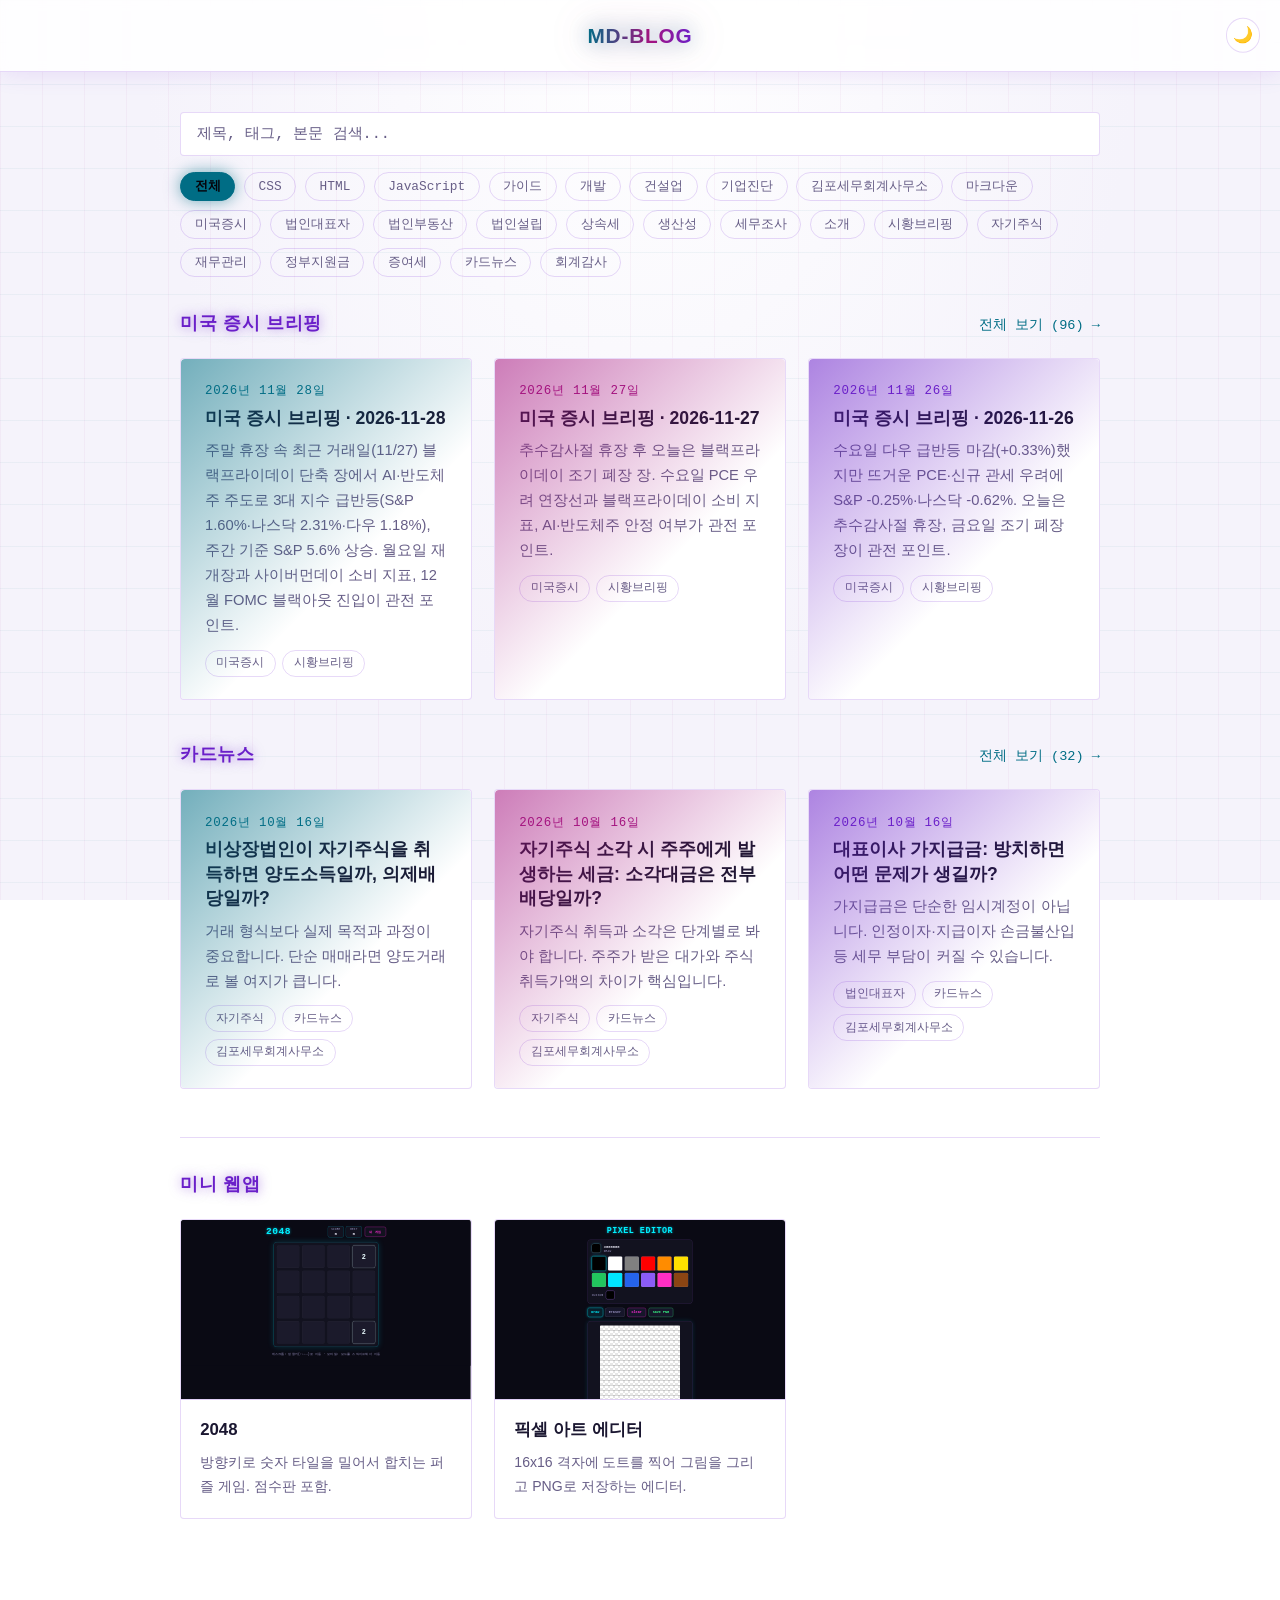
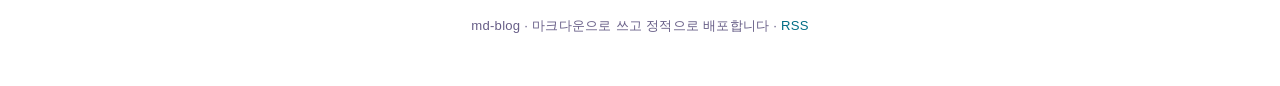
<file: index.html>
<!DOCTYPE html>
<html lang="ko">
<head>
<meta charset="UTF-8">
<meta name="viewport" content="width=device-width, initial-scale=1.0">
<title>md-blog</title>
<link rel="alternate" type="application/rss+xml" title="md-blog" href="feed.xml">
<link rel="stylesheet" href="css/style.css">
<script>
  // 페인트 이전에 저장된 테마를 적용해 깜빡임(FOUC)을 방지한다.
  (function () {
    var t = localStorage.getItem("md-blog-theme");
    if (t === "light" || t === "dark") {
      document.documentElement.setAttribute("data-theme", t);
    }
  })();
</script>
</head>
<body>
  <header class="site-header">
    <a href="index.html" class="site-title">md-blog</a>
    <button class="theme-toggle" id="theme-toggle" type="button" aria-label="테마 전환">🌙</button>
  </header>

  <main>
    <div class="toolbar">
      <input
        type="search"
        id="search-input"
        class="search-input"
        placeholder="제목, 태그, 본문 검색..."
        aria-label="글 검색"
      >
      <div id="tag-filter" class="tag-filter" aria-label="태그 필터"></div>
    </div>

    <div id="post-list" class="post-list" aria-live="polite">
      <p class="empty-state">글을 불러오는 중...</p>
    </div>

    <section class="apps-section">
      <h2 class="section-title">미니 웹앱</h2>
      <div class="app-grid">
        <a class="app-card" href="apps/2048/index.html">
          <div class="app-preview">
            <iframe src="apps/2048/index.html" title="2048 미리보기" tabindex="-1" aria-hidden="true"></iframe>
          </div>
          <div class="app-card-body">
            <h3>2048</h3>
            <p>방향키로 숫자 타일을 밀어서 합치는 퍼즐 게임. 점수판 포함.</p>
          </div>
        </a>
        <a class="app-card" href="apps/pixel-editor/index.html">
          <div class="app-preview">
            <iframe src="apps/pixel-editor/index.html" title="픽셀 아트 에디터 미리보기" tabindex="-1" aria-hidden="true"></iframe>
          </div>
          <div class="app-card-body">
            <h3>픽셀 아트 에디터</h3>
            <p>16x16 격자에 도트를 찍어 그림을 그리고 PNG로 저장하는 에디터.</p>
          </div>
        </a>
      </div>
    </section>
  </main>

  <footer>md-blog &middot; 마크다운으로 쓰고 정적으로 배포합니다 &middot; <a href="feed.xml">RSS</a></footer>

  <script src="js/utils.js"></script>
  <script src="js/theme.js"></script>
  <script src="js/main.js"></script>
</body>
</html>
</file>
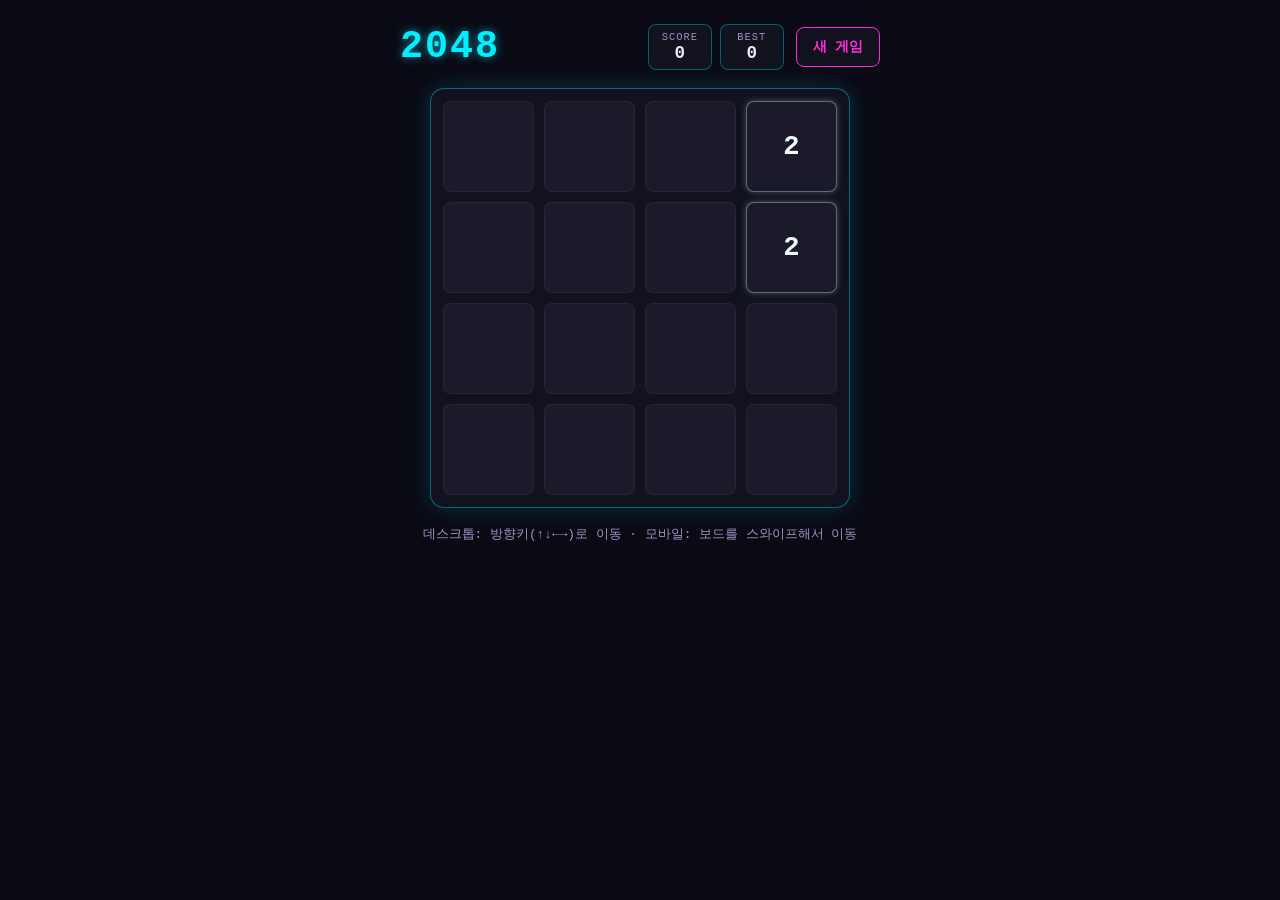
<file: apps/2048/index.html>
<!DOCTYPE html>
<html lang="ko">
<head>
<meta charset="UTF-8">
<meta name="viewport" content="width=device-width, initial-scale=1.0, maximum-scale=1.0, user-scalable=no">
<title>2048 - md-blog</title>
<link rel="stylesheet" href="style.css">
</head>
<body>
  <div class="app">
    <header class="app-header">
      <h1 class="app-title">2048</h1>
      <div class="header-controls">
        <div class="score-board">
          <div class="score-box">
            <span class="score-label">SCORE</span>
            <span class="score-value" id="score">0</span>
          </div>
          <div class="score-box">
            <span class="score-label">BEST</span>
            <span class="score-value" id="best">0</span>
          </div>
        </div>
        <button type="button" id="new-game-btn" class="btn">새 게임</button>
      </div>
    </header>

    <main class="board-wrap">
      <div id="board" class="board">
        <div class="grid-cells">
          <div class="cell"></div><div class="cell"></div><div class="cell"></div><div class="cell"></div>
          <div class="cell"></div><div class="cell"></div><div class="cell"></div><div class="cell"></div>
          <div class="cell"></div><div class="cell"></div><div class="cell"></div><div class="cell"></div>
          <div class="cell"></div><div class="cell"></div><div class="cell"></div><div class="cell"></div>
        </div>
        <div id="tile-layer" class="tile-layer"></div>

        <div id="game-over-overlay" class="overlay" style="display:none">
          <div class="overlay-content">
            <p class="overlay-title">GAME OVER</p>
            <p class="overlay-score">최종 점수: <span id="final-score">0</span></p>
            <button type="button" id="retry-btn" class="btn btn-primary">다시 시작</button>
          </div>
        </div>

        <div id="win-overlay" class="overlay" style="display:none">
          <div class="overlay-content">
            <p class="overlay-title overlay-title-win">YOU WIN! 2048 달성</p>
            <div class="overlay-actions">
              <button type="button" id="continue-btn" class="btn btn-primary">계속하기</button>
              <button type="button" id="win-new-game-btn" class="btn">새 게임</button>
            </div>
          </div>
        </div>
      </div>
    </main>

    <p class="controls-hint">데스크톱: 방향키(↑↓←→)로 이동 · 모바일: 보드를 스와이프해서 이동</p>
  </div>

  <script src="game.js"></script>
</body>
</html>
</file>
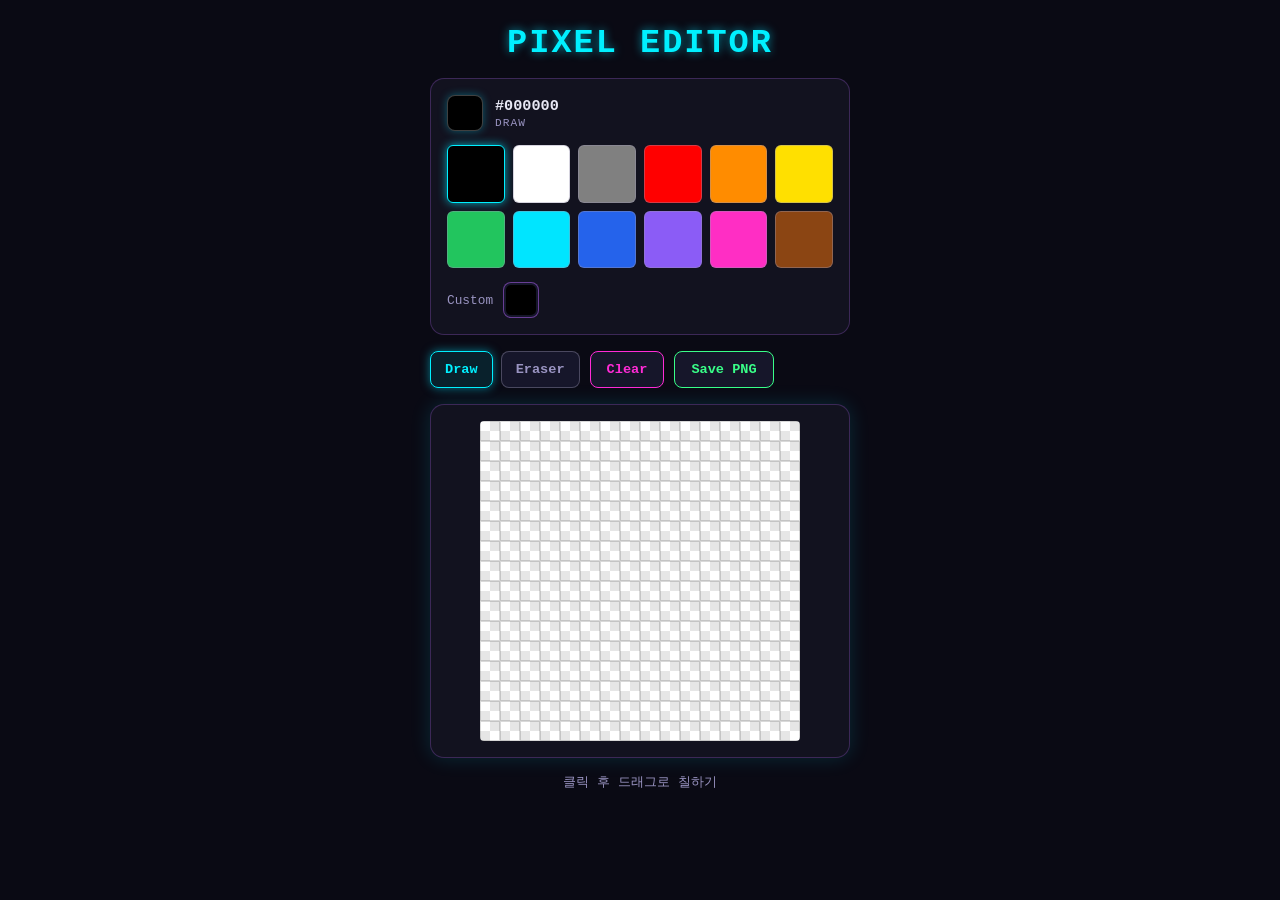
<file: apps/pixel-editor/index.html>
<!DOCTYPE html>
<html lang="ko">
<head>
<meta charset="UTF-8" />
<meta name="viewport" content="width=device-width, initial-scale=1.0, maximum-scale=1.0, user-scalable=no" />
<title>Pixel Editor</title>
<link rel="stylesheet" href="style.css" />
</head>
<body>
  <div class="app">
    <header class="app-header">
      <h1 class="app-title">PIXEL EDITOR</h1>
    </header>

    <section class="control-panel" aria-label="색상 및 도구 설정">
      <div class="current-indicator">
        <div class="current-swatch" id="current-swatch"></div>
        <div class="current-info">
          <span class="current-color-hex" id="current-color-hex">#000000</span>
          <span class="current-tool-label" id="current-tool-label">DRAW</span>
        </div>
      </div>

      <div class="palette" id="palette" role="group" aria-label="색상 팔레트">
        <button type="button" class="palette-swatch" data-color="#000000" style="background-color:#000000" aria-label="검정" title="검정"></button>
        <button type="button" class="palette-swatch" data-color="#ffffff" style="background-color:#ffffff" aria-label="흰색" title="흰색"></button>
        <button type="button" class="palette-swatch" data-color="#808080" style="background-color:#808080" aria-label="회색" title="회색"></button>
        <button type="button" class="palette-swatch" data-color="#ff0000" style="background-color:#ff0000" aria-label="빨강" title="빨강"></button>
        <button type="button" class="palette-swatch" data-color="#ff8c00" style="background-color:#ff8c00" aria-label="주황" title="주황"></button>
        <button type="button" class="palette-swatch" data-color="#ffe000" style="background-color:#ffe000" aria-label="노랑" title="노랑"></button>
        <button type="button" class="palette-swatch" data-color="#22c55e" style="background-color:#22c55e" aria-label="초록" title="초록"></button>
        <button type="button" class="palette-swatch" data-color="#00e5ff" style="background-color:#00e5ff" aria-label="시안" title="시안"></button>
        <button type="button" class="palette-swatch" data-color="#2563eb" style="background-color:#2563eb" aria-label="파랑" title="파랑"></button>
        <button type="button" class="palette-swatch" data-color="#8b5cf6" style="background-color:#8b5cf6" aria-label="보라" title="보라"></button>
        <button type="button" class="palette-swatch" data-color="#ff2ec4" style="background-color:#ff2ec4" aria-label="마젠타" title="마젠타"></button>
        <button type="button" class="palette-swatch" data-color="#8b4513" style="background-color:#8b4513" aria-label="갈색" title="갈색"></button>
      </div>

      <div class="custom-color-wrap">
        <label for="custom-color" class="custom-color-label">Custom</label>
        <input type="color" id="custom-color" value="#000000" />
      </div>
    </section>

    <section class="toolbar" aria-label="도구 모음">
      <div class="tool-toggle" role="group" aria-label="도구 선택">
        <button type="button" class="tool-btn active" id="draw-tool-btn" data-tool="draw">Draw</button>
        <button type="button" class="tool-btn" id="eraser-tool-btn" data-tool="eraser">Eraser</button>
      </div>
      <button type="button" class="btn btn-clear" id="clear-btn">Clear</button>
      <button type="button" class="btn btn-save" id="save-btn">Save PNG</button>
    </section>

    <section class="canvas-panel">
      <canvas id="pixel-canvas" width="320" height="320"></canvas>
    </section>

    <p class="controls-hint hint-desktop">클릭 후 드래그로 칠하기</p>
    <p class="controls-hint hint-mobile">손가락으로 문질러 칠하기</p>
  </div>

  <script src="editor.js"></script>
</body>
</html>
</file>
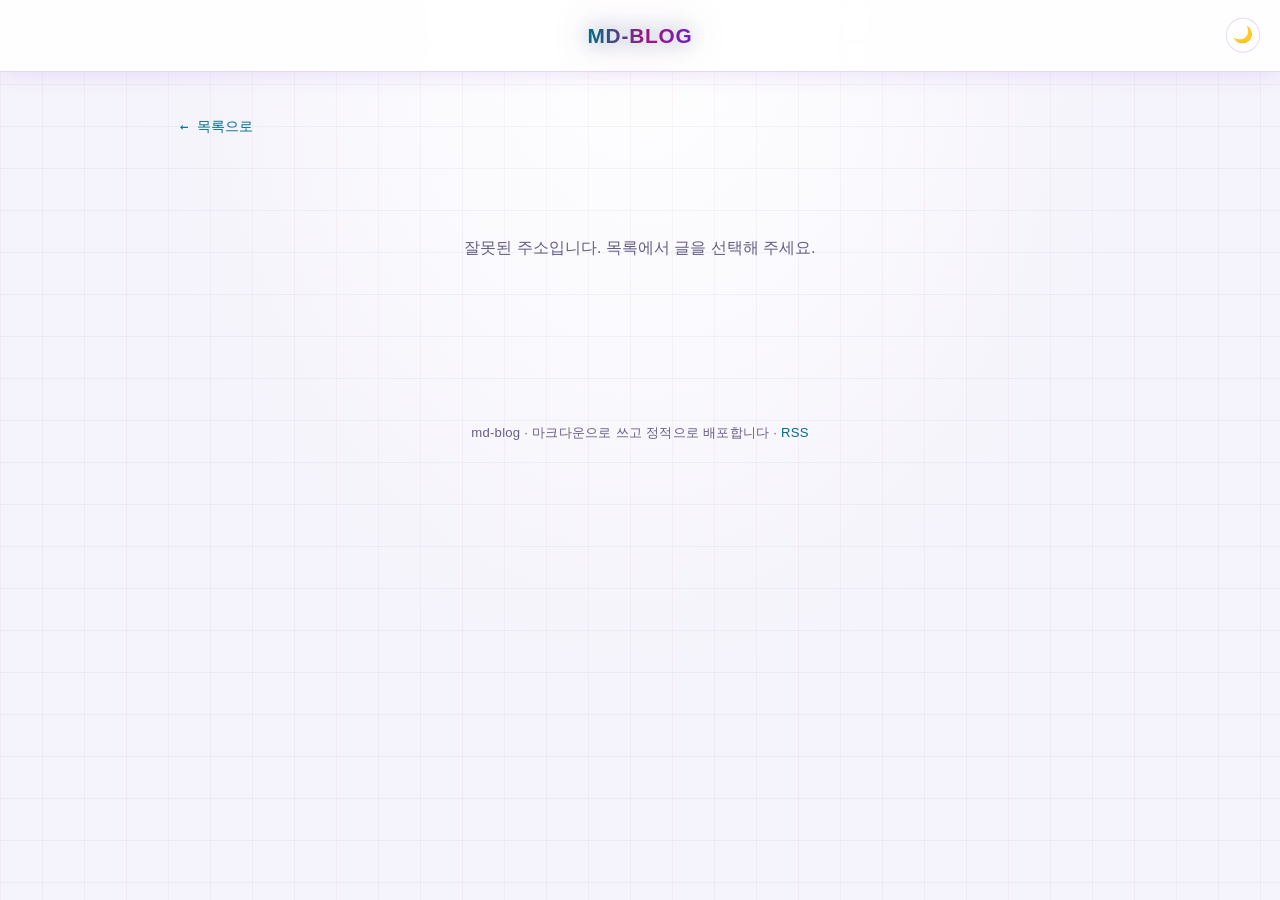
<file: post.html>
<!DOCTYPE html>
<html lang="ko">
<head>
<meta charset="UTF-8">
<meta name="viewport" content="width=device-width, initial-scale=1.0">
<title>md-blog</title>
<link rel="alternate" type="application/rss+xml" title="md-blog" href="feed.xml">
<link rel="stylesheet" href="css/style.css">
<script>
  // 페인트 이전에 저장된 테마를 적용해 깜빡임(FOUC)을 방지한다.
  (function () {
    var t = localStorage.getItem("md-blog-theme");
    if (t === "light" || t === "dark") {
      document.documentElement.setAttribute("data-theme", t);
    }
  })();
</script>
</head>
<body>
  <header class="site-header">
    <a href="index.html" class="site-title">md-blog</a>
    <button class="theme-toggle" id="theme-toggle" type="button" aria-label="테마 전환">🌙</button>
  </header>

  <main>
    <a href="index.html" class="back-link">← 목록으로</a>
    <article id="post-article">
      <p class="empty-state">글을 불러오는 중...</p>
    </article>
  </main>

  <footer>md-blog &middot; 마크다운으로 쓰고 정적으로 배포합니다 &middot; <a href="feed.xml">RSS</a></footer>

  <script src="js/utils.js"></script>
  <script src="js/theme.js"></script>
  <script src="js/highlight.js"></script>
  <script src="js/markdown.js"></script>
  <script src="js/post.js"></script>
</body>
</html>
</file>
<file: css/style.css>
/* ==========================================================================
   md-blog — 사이버펑크/신스웨이브 네온 테마 (다크 기본 + 라이트 지원)

   기본값(:root)은 다크. 시스템이 라이트를 선호하면 자동 전환되고,
   헤더의 토글 버튼으로 수동 선택하면 그 값이 시스템 설정보다 우선한다
   (선택은 localStorage에 저장 — js/theme.js 참고).
   라이트 모드에서는 네온 원색을 그대로 쓰면 흰 배경 위에서 대비가
   부족해지므로(WCAG AA 미달), 같은 색상이지만 더 어둡고 채도를 낮춘
   버전을 따로 정의한다 — 그 덕분에 이 색들을 재료로 하는 glow/그림자
   (color-mix 기반)도 자동으로 "네온 발광"이 아니라 은은한 그림자처럼
   보이게 된다. 값만 이 :root/오버라이드 블록에서 바꾸면 되고, 아래
   컴포넌트 규칙들은 손댈 필요 없다(모두 변수만 참조하도록 되어 있음).
   ========================================================================== */
:root {
  --bg: #0a0a14;
  --bg-secondary: #12121f;
  --bg-elevated: #16162a;
  --text: #e8e8f5;
  --text-secondary: #9a94c2;

  --neon-cyan: #00f0ff;
  --neon-pink: #ff2bd6;
  --neon-purple: #b026ff;
  --neon-green: #39ff88;
  --neon-yellow: #f9f002;

  --accent: var(--neon-cyan);
  --accent-hover: #7cf9ff;
  --border: rgba(0, 240, 255, 0.28);
  --code-bg: #0c0c18;
  --shadow: rgba(255, 43, 214, 0.25);

  /* 코드 문법 강조 토큰 색상 */
  --code-comment: #6f6a9c;
  --code-string: var(--neon-green);
  --code-number: #ffb86c;
  --code-keyword: var(--neon-pink);
  --code-tag: var(--neon-cyan);
  --code-attr: var(--neon-purple);

  /* 배경 격자무늬/방사형 하이라이트, 헤더 반투명 배경, 카드 그림자,
     "밝은 칩 위에 얹는 어두운 글자색" — 테마별로 달라지는 그 외 값들 */
  --grid-line-1: rgba(0, 240, 255, 0.05);
  --grid-line-2: rgba(255, 43, 214, 0.05);
  --bg-glow: #14142a;
  --header-bg: rgba(10, 10, 20, 0.85);
  --card-shadow-ambient: rgba(0, 0, 0, 0.55);
  --on-accent: #05050c;
}

@media (prefers-color-scheme: light) {
  :root:not([data-theme="dark"]) {
    --bg: #f5f3fb;
    --bg-secondary: #ffffff;
    --bg-elevated: #ffffff;
    --text: #1a1630;
    --text-secondary: #675e87;

    --neon-cyan: #006d85;
    --neon-pink: #a4127f;
    --neon-purple: #6a1fc9;
    --neon-green: #147a41;
    --neon-yellow: #806700;

    --accent-hover: #004a58;
    --border: rgba(124, 44, 214, 0.18);
    --code-bg: #eeeaf8;
    --shadow: rgba(124, 44, 214, 0.12);

    --code-comment: #8b83ad;
    --code-number: #b35900;

    --grid-line-1: rgba(0, 109, 133, 0.05);
    --grid-line-2: rgba(160, 18, 127, 0.04);
    --bg-glow: #ffffff;
    --header-bg: rgba(255, 255, 255, 0.85);
    --card-shadow-ambient: rgba(90, 60, 140, 0.14);
    --on-accent: #05030a;
  }
}

/* 사용자가 토글로 라이트를 명시적으로 선택했을 때 (시스템 설정 무관하게 항상 승리) */
:root[data-theme="light"] {
  --bg: #f5f3fb;
  --bg-secondary: #ffffff;
  --bg-elevated: #ffffff;
  --text: #1a1630;
  --text-secondary: #675e87;

  --neon-cyan: #006d85;
  --neon-pink: #a4127f;
  --neon-purple: #6a1fc9;
  --neon-green: #147a41;
  --neon-yellow: #806700;

  --accent-hover: #004a58;
  --border: rgba(124, 44, 214, 0.18);
  --code-bg: #eeeaf8;
  --shadow: rgba(124, 44, 214, 0.12);

  --code-comment: #8b83ad;
  --code-number: #b35900;

  --grid-line-1: rgba(0, 109, 133, 0.05);
  --grid-line-2: rgba(160, 18, 127, 0.04);
  --bg-glow: #ffffff;
  --header-bg: rgba(255, 255, 255, 0.85);
  --card-shadow-ambient: rgba(90, 60, 140, 0.14);
  --on-accent: #05030a;
}

/* 사용자가 토글로 다크를 명시적으로 선택했을 때 (시스템이 라이트를 선호해도 항상 승리) */
:root[data-theme="dark"] {
  --bg: #0a0a14;
  --bg-secondary: #12121f;
  --bg-elevated: #16162a;
  --text: #e8e8f5;
  --text-secondary: #9a94c2;

  --neon-cyan: #00f0ff;
  --neon-pink: #ff2bd6;
  --neon-purple: #b026ff;
  --neon-green: #39ff88;
  --neon-yellow: #f9f002;

  --accent-hover: #7cf9ff;
  --border: rgba(0, 240, 255, 0.28);
  --code-bg: #0c0c18;
  --shadow: rgba(255, 43, 214, 0.25);

  --code-comment: #6f6a9c;
  --code-number: #ffb86c;

  --grid-line-1: rgba(0, 240, 255, 0.05);
  --grid-line-2: rgba(255, 43, 214, 0.05);
  --bg-glow: #14142a;
  --header-bg: rgba(10, 10, 20, 0.85);
  --card-shadow-ambient: rgba(0, 0, 0, 0.55);
  --on-accent: #05050c;
}

/* ==========================================================================
   기본 레이아웃 / 타이포그래피
   ========================================================================== */
* { box-sizing: border-box; }

html, body {
  margin: 0;
  padding: 0;
}

body {
  background:
    linear-gradient(var(--grid-line-1) 1px, transparent 1px),
    linear-gradient(90deg, var(--grid-line-2) 1px, transparent 1px),
    radial-gradient(ellipse at top, var(--bg-glow) 0%, var(--bg) 55%);
  background-size: 42px 42px, 42px 42px, 100% 100%;
  background-attachment: fixed;
  color: var(--text);
  font-family: -apple-system, BlinkMacSystemFont, "Segoe UI", "Malgun Gothic",
    "Apple SD Gothic Neo", "Noto Sans KR", sans-serif;
  line-height: 1.7;
  -webkit-font-smoothing: antialiased;
  text-rendering: optimizeLegibility;
  min-height: 100vh;
}

a { color: inherit; }

img { max-width: 100%; }

/* 네온 스크롤바 (지원 브라우저 한정, 미지원 시 무시됨) */
::-webkit-scrollbar { width: 10px; height: 10px; }
::-webkit-scrollbar-track { background: var(--bg); }
::-webkit-scrollbar-thumb {
  background: linear-gradient(var(--neon-pink), var(--neon-cyan));
  border-radius: 999px;
}

::selection {
  background: var(--neon-pink);
  color: var(--on-accent);
}

/* ==========================================================================
   헤더
   ========================================================================== */
.site-header {
  position: sticky;
  top: 0;
  z-index: 10;
  display: flex;
  align-items: center;
  justify-content: center;
  padding: 1.1rem 1.25rem;
  background: var(--header-bg);
  backdrop-filter: blur(6px);
  border-bottom: 1px solid var(--border);
  box-shadow: 0 1px 24px var(--shadow);
}

.site-title {
  font-weight: 800;
  font-size: 1.3rem;
  letter-spacing: 0.04em;
  text-decoration: none;
  text-transform: uppercase;
  background: linear-gradient(90deg, var(--neon-cyan), var(--neon-pink) 60%, var(--neon-purple));
  -webkit-background-clip: text;
  background-clip: text;
  color: transparent;
  filter: drop-shadow(0 0 10px color-mix(in srgb, var(--neon-cyan) 45%, transparent))
    drop-shadow(0 0 18px color-mix(in srgb, var(--neon-pink) 30%, transparent));
}

.theme-toggle {
  position: absolute;
  right: 1.25rem;
  top: 50%;
  transform: translateY(-50%);
  width: 2.15rem;
  height: 2.15rem;
  display: flex;
  align-items: center;
  justify-content: center;
  border-radius: 999px;
  border: 1px solid var(--border);
  background: var(--bg-secondary);
  color: var(--text);
  font-size: 1rem;
  line-height: 1;
  cursor: pointer;
  transition: border-color 0.15s ease, box-shadow 0.15s ease, transform 0.1s ease;
}

.theme-toggle:hover {
  border-color: var(--neon-cyan);
  box-shadow: 0 0 12px color-mix(in srgb, var(--neon-cyan) 40%, transparent);
}
.theme-toggle:active { transform: translateY(-50%) scale(0.92); }

/* ==========================================================================
   메인 컨테이너
   ========================================================================== */
main {
  max-width: 960px;
  margin: 0 auto;
  padding: 2.5rem 1.25rem 4rem;
}

footer {
  text-align: center;
  padding: 2rem 1rem 3rem;
  color: var(--text-secondary);
  font-size: 0.82rem;
  letter-spacing: 0.02em;
}

footer a {
  color: var(--neon-cyan);
  text-decoration: none;
}
footer a:hover { text-shadow: 0 0 8px var(--neon-cyan); }

/* ==========================================================================
   글 목록 (index.html) — 카드 그리드
   ========================================================================== */
.post-list {
  display: grid;
  grid-template-columns: repeat(auto-fill, minmax(280px, 1fr));
  gap: 1.4rem;
}

.post-card {
  position: relative;
  display: block;
  padding: 1.4rem 1.5rem;
  border: 1px solid var(--border);
  border-radius: 4px;
  background: linear-gradient(160deg, var(--bg-elevated), var(--bg-secondary));
  text-decoration: none;
  color: inherit;
  overflow: hidden;
  transition: transform 0.18s ease, box-shadow 0.18s ease, border-color 0.18s ease;
}

/* 카드마다 네온 컬러를 순환시켜 사이버펑크 느낌을 강화 */
.post-card:nth-child(3n+1) { --card-neon: var(--neon-cyan); }
.post-card:nth-child(3n+2) { --card-neon: var(--neon-pink); }
.post-card:nth-child(3n+3) { --card-neon: var(--neon-purple); }

.post-card::before {
  content: "";
  position: absolute;
  inset: 0;
  border-radius: 4px;
  padding: 1px;
  background: linear-gradient(135deg, var(--card-neon, var(--neon-cyan)), transparent 60%);
  opacity: 0.55;
  pointer-events: none;
}

.post-card:hover {
  transform: translateY(-3px);
  border-color: var(--card-neon, var(--neon-cyan));
  box-shadow: 0 0 0 1px var(--card-neon, var(--neon-cyan)), 0 12px 32px var(--card-shadow-ambient),
    0 0 24px color-mix(in srgb, var(--card-neon, var(--neon-cyan)) 45%, transparent);
}

.post-card h2 {
  margin: 0.2rem 0 0.5rem;
  font-size: 1.1rem;
  line-height: 1.4;
  color: var(--text);
}

.post-meta {
  font-size: 0.78rem;
  color: var(--card-neon, var(--neon-cyan));
  text-transform: uppercase;
  letter-spacing: 0.06em;
  font-family: ui-monospace, SFMono-Regular, "Cascadia Code", Consolas, monospace;
}

.post-summary {
  margin: 0;
  color: var(--text-secondary);
  font-size: 0.92rem;
}

/* 첫 화면 섹션 (미국 증시 브리핑 / 카드뉴스 — 각 최신 몇 개만) */
.home-sections {
  display: flex;
  flex-direction: column;
  gap: 2.5rem;
}

.home-section-head {
  display: flex;
  align-items: baseline;
  justify-content: space-between;
  gap: 1rem;
  margin-bottom: 1.2rem;
}

.home-section-head .section-title { margin: 0; }

.section-more {
  border: none;
  background: transparent;
  color: var(--neon-cyan);
  font-size: 0.85rem;
  font-family: ui-monospace, SFMono-Regular, "Cascadia Code", Consolas, monospace;
  cursor: pointer;
  white-space: nowrap;
  padding: 0;
}
.section-more:hover { text-shadow: 0 0 8px color-mix(in srgb, var(--neon-cyan) 60%, transparent); }

.empty-state,
.error-state {
  grid-column: 1 / -1;
  text-align: center;
  color: var(--text-secondary);
  padding: 3rem 1rem;
}

/* ==========================================================================
   미니 웹앱 포트폴리오
   ========================================================================== */
.apps-section {
  margin-top: 3rem;
  padding-top: 2rem;
  border-top: 1px solid var(--border);
}

.section-title {
  margin: 0 0 1.2rem;
  font-size: 1.1rem;
  letter-spacing: 0.04em;
  color: var(--neon-purple);
  text-shadow: 0 0 12px color-mix(in srgb, var(--neon-purple) 55%, transparent);
}

.app-grid {
  display: grid;
  grid-template-columns: repeat(auto-fill, minmax(240px, 1fr));
  gap: 1.4rem;
}

.app-card {
  display: block;
  border: 1px solid var(--border);
  border-radius: 4px;
  overflow: hidden;
  background: linear-gradient(160deg, var(--bg-elevated), var(--bg-secondary));
  text-decoration: none;
  color: inherit;
  transition: transform 0.18s ease, box-shadow 0.18s ease, border-color 0.18s ease;
}

.app-card:hover {
  transform: translateY(-3px);
  border-color: var(--neon-purple);
  box-shadow: 0 0 0 1px var(--neon-purple), 0 12px 32px var(--card-shadow-ambient),
    0 0 24px color-mix(in srgb, var(--neon-purple) 45%, transparent);
}

.app-preview {
  position: relative;
  height: 180px;
  overflow: hidden;
  background: var(--bg);
  border-bottom: 1px solid var(--border);
}

.app-preview iframe {
  position: absolute;
  top: 0;
  left: 0;
  width: 400%;
  height: 400%;
  border: none;
  transform: scale(0.25);
  transform-origin: top left;
  pointer-events: none; /* 미리보기 전용 — 클릭은 카드 링크로 처리 */
}

.app-card-body {
  padding: 1rem 1.2rem 1.2rem;
}

.app-card-body h3 {
  margin: 0 0 0.4rem;
  font-size: 1.05rem;
  color: var(--text);
}

.app-card-body p {
  margin: 0;
  color: var(--text-secondary);
  font-size: 0.88rem;
}

/* ==========================================================================
   툴바 (검색 + 태그 필터)
   ========================================================================== */
.toolbar {
  display: flex;
  flex-direction: column;
  gap: 1rem;
  margin-bottom: 2rem;
}

.search-input {
  width: 100%;
  padding: 0.75rem 1rem;
  border: 1px solid var(--border);
  border-radius: 4px;
  background: var(--bg-secondary);
  color: var(--text);
  font-size: 0.95rem;
  font-family: ui-monospace, SFMono-Regular, "Cascadia Code", Consolas, monospace;
}

.search-input::placeholder { color: var(--text-secondary); }

.search-input:focus {
  outline: none;
  border-color: var(--neon-cyan);
  box-shadow: 0 0 0 1px var(--neon-cyan), 0 0 18px color-mix(in srgb, var(--neon-cyan) 35%, transparent);
}

.tag-filter {
  display: flex;
  flex-wrap: wrap;
  gap: 0.55rem;
}

.tag-chip {
  border: 1px solid var(--border);
  background: transparent;
  color: var(--text-secondary);
  border-radius: 999px;
  padding: 0.32rem 0.85rem;
  font-size: 0.8rem;
  cursor: pointer;
  font-family: ui-monospace, SFMono-Regular, "Cascadia Code", Consolas, monospace;
  transition: border-color 0.15s ease, color 0.15s ease, box-shadow 0.15s ease;
}

.tag-chip:hover { border-color: var(--neon-pink); color: var(--neon-pink); }

.tag-chip.active {
  background: var(--neon-cyan);
  border-color: var(--neon-cyan);
  color: var(--on-accent);
  font-weight: 700;
  box-shadow: 0 0 16px color-mix(in srgb, var(--neon-cyan) 55%, transparent);
}

.post-tags {
  display: flex;
  flex-wrap: wrap;
  gap: 0.4rem;
  margin-top: 0.7rem;
}

.tag-badge {
  display: inline-block;
  border: 1px solid var(--border);
  border-radius: 999px;
  padding: 0.15rem 0.65rem;
  font-size: 0.75rem;
  color: var(--text-secondary);
  text-decoration: none;
  background: transparent;
  font-family: ui-monospace, SFMono-Regular, "Cascadia Code", Consolas, monospace;
}

a.tag-badge:hover { border-color: var(--neon-pink); color: var(--neon-pink); }

/* ==========================================================================
   글 상세 (post.html)
   ========================================================================== */
.back-link {
  display: inline-block;
  margin-bottom: 2rem;
  color: var(--neon-cyan);
  text-decoration: none;
  font-size: 0.88rem;
  font-family: ui-monospace, SFMono-Regular, "Cascadia Code", Consolas, monospace;
}

.back-link:hover { text-shadow: 0 0 10px var(--neon-cyan); }

.post-header {
  margin-bottom: 2rem;
  padding-bottom: 1.5rem;
  border-bottom: 1px solid var(--border);
}

.post-header h1 {
  margin: 0.5rem 0 0;
  font-size: 1.9rem;
  line-height: 1.35;
  letter-spacing: -0.01em;
  background: linear-gradient(90deg, var(--neon-cyan), var(--neon-pink));
  -webkit-background-clip: text;
  background-clip: text;
  color: transparent;
  filter: drop-shadow(0 0 14px color-mix(in srgb, var(--neon-pink) 35%, transparent));
}

.post-content {
  max-width: 720px;
  margin: 0 auto;
}

.post-content h1,
.post-content h2,
.post-content h3,
.post-content h4 {
  line-height: 1.4;
  margin: 2.2rem 0 0.9rem;
  color: var(--neon-purple);
  text-shadow: 0 0 12px color-mix(in srgb, var(--neon-purple) 35%, transparent);
}

.post-content h1:first-child,
.post-content h2:first-child { margin-top: 0; }

.post-content p { margin: 0 0 1.1rem; }

.post-content a {
  color: var(--neon-cyan);
  text-decoration: underline;
  text-underline-offset: 2px;
}
.post-content a:hover { color: var(--accent-hover); text-shadow: 0 0 8px var(--neon-cyan); }

.post-content img {
  display: block;
  max-width: 100%;
  height: auto;
  border-radius: 4px;
  border: 1px solid var(--border);
  margin: 1.5rem 0;
}

.post-content code {
  background: var(--code-bg);
  color: var(--neon-green);
  padding: 0.15em 0.4em;
  border-radius: 4px;
  font-size: 0.9em;
  font-family: ui-monospace, SFMono-Regular, "Cascadia Code", Consolas, monospace;
}

.post-content pre {
  background: var(--code-bg);
  border: 1px solid var(--border);
  padding: 1.1rem 1.2rem;
  border-radius: 4px;
  overflow-x: auto;
  margin: 0 0 1.4rem;
  box-shadow: inset 0 0 30px color-mix(in srgb, var(--neon-cyan) 6%, transparent);
}

.post-content pre code {
  background: none;
  color: var(--text);
  padding: 0;
  font-size: 0.88rem;
}

/* 코드 문법 강조 토큰 */
.tok-comment { color: var(--code-comment); font-style: italic; }
.tok-string,
.tok-key { color: var(--code-string); }
.tok-number { color: var(--code-number); }
.tok-keyword { color: var(--code-keyword); font-weight: 600; }
.tok-tag { color: var(--code-tag); }
.tok-attr,
.tok-variable { color: var(--code-attr); }

.post-content blockquote {
  margin: 1.5rem 0;
  padding: 0.4rem 1.2rem;
  border-left: 3px solid var(--neon-pink);
  background: color-mix(in srgb, var(--neon-pink) 6%, transparent);
  color: var(--text-secondary);
}
.post-content blockquote p:last-child { margin-bottom: 0; }

.post-content ul,
.post-content ol {
  margin: 0 0 1.1rem;
  padding-left: 1.4rem;
}

.post-content li { margin-bottom: 0.4rem; }

.post-content hr {
  border: none;
  height: 1px;
  background: linear-gradient(90deg, transparent, var(--neon-cyan), var(--neon-pink), transparent);
  margin: 2.5rem 0;
}

/* 표가 있을 경우 가로 스크롤로 안전하게 처리 */
.post-content table {
  display: block;
  overflow-x: auto;
  border-collapse: collapse;
  margin: 0 0 1.25rem;
  width: 100%;
}
.post-content th,
.post-content td {
  border: 1px solid var(--border);
  padding: 0.5rem 0.75rem;
  text-align: left;
}
.post-content th { color: var(--neon-cyan); }

/* ==========================================================================
   반응형
   ========================================================================== */
@media (max-width: 480px) {
  main { padding: 1.75rem 1rem 3rem; }
  .site-header { padding: 0.9rem 1rem; }
  .site-title { font-size: 1.05rem; }
  .post-header h1 { font-size: 1.5rem; }
  .post-card { padding: 1.1rem; }
  .post-list { grid-template-columns: 1fr; }
}
</file>
<file: apps/2048/style.css>
/* apps/2048/style.css
   블로그 본체(css/style.css)를 import하지 않고 네온 팔레트를 자체 :root에 복제한다
   (앱 폴더 자체 완결 원칙, spec.md 3절). */

:root {
  --bg: #0a0a14;
  --bg-board: #12121f;
  --bg-cell: #1b1a2b;
  --text: #e8e8f5;
  --text-secondary: #9a94c2;

  --neon-cyan: #00f0ff;
  --neon-pink: #ff2bd6;
  --neon-purple: #b026ff;
  --neon-green: #39ff88;
  --neon-yellow: #f9f002;

  --board-padding: 12px;
  --cell-gap: 10px;
  --tile-transition: 140ms ease;
}

* {
  box-sizing: border-box;
}

html, body {
  margin: 0;
  padding: 0;
  background: var(--bg);
  color: var(--text);
  min-height: 100%;
}

body {
  font-family: -apple-system, "Segoe UI", "Malgun Gothic", sans-serif;
  display: flex;
  justify-content: center;
  padding: 24px 16px 40px;
}

.app {
  width: 100%;
  max-width: 480px;
  display: flex;
  flex-direction: column;
  align-items: center;
  gap: 18px;
}

/* 헤더 */
.app-header {
  width: 100%;
  display: flex;
  flex-wrap: wrap;
  align-items: center;
  justify-content: space-between;
  gap: 12px;
}

.app-title {
  margin: 0;
  font-family: "Courier New", Consolas, monospace;
  font-size: 2rem;
  font-weight: 700;
  color: var(--neon-cyan);
  text-shadow: 0 0 10px rgba(0, 229, 255, 0.6);
  letter-spacing: 2px;
}

.header-controls {
  display: flex;
  align-items: center;
  gap: 12px;
  flex-wrap: wrap;
}

.score-board {
  display: flex;
  gap: 8px;
}

.score-box {
  display: flex;
  flex-direction: column;
  align-items: center;
  justify-content: center;
  min-width: 64px;
  padding: 6px 12px;
  background: var(--bg-board);
  border: 1px solid rgba(0, 229, 255, 0.35);
  border-radius: 8px;
  font-family: "Courier New", Consolas, monospace;
}

.score-label {
  font-size: 0.65rem;
  color: var(--text-secondary);
  letter-spacing: 1px;
}

.score-value {
  font-size: 1.1rem;
  font-weight: 700;
  color: var(--text);
}

/* 버튼 공통 */
.btn {
  font-family: "Courier New", Consolas, monospace;
  font-size: 0.85rem;
  font-weight: 700;
  color: var(--neon-pink);
  background: var(--bg-board);
  border: 1px solid var(--neon-pink);
  border-radius: 8px;
  padding: 10px 16px;
  cursor: pointer;
  transition: box-shadow 150ms ease, transform 100ms ease;
}

.btn:hover,
.btn:focus-visible {
  box-shadow: 0 0 10px rgba(255, 46, 196, 0.6);
  outline: none;
}

.btn:active {
  transform: scale(0.97);
}

.btn-primary {
  color: var(--neon-cyan);
  border-color: var(--neon-cyan);
}

.btn-primary:hover,
.btn-primary:focus-visible {
  box-shadow: 0 0 10px rgba(0, 229, 255, 0.6);
}

/* 보드 */
.board-wrap {
  display: flex;
  justify-content: center;
  width: 100%;
}

.board {
  position: relative;
  width: min(90vw, 420px);
  height: min(90vw, 420px);
  background: var(--bg-board);
  border: 1px solid rgba(0, 229, 255, 0.4);
  box-shadow: 0 0 24px rgba(0, 229, 255, 0.18);
  border-radius: 14px;
  padding: var(--board-padding);
  touch-action: none;
  user-select: none;
  -webkit-user-select: none;
}

.grid-cells {
  position: absolute;
  inset: var(--board-padding);
  display: grid;
  grid-template-columns: repeat(4, 1fr);
  grid-template-rows: repeat(4, 1fr);
  gap: var(--cell-gap);
}

.cell {
  background: var(--bg-cell);
  border-radius: 8px;
  box-shadow: inset 0 0 0 1px rgba(255, 255, 255, 0.05);
}

.tile-layer {
  position: absolute;
  inset: var(--board-padding);
  pointer-events: none;
}

.tile {
  position: absolute;
  top: 0;
  left: 0;
  width: calc(25% - (var(--cell-gap) * 0.75));
  height: calc(25% - (var(--cell-gap) * 0.75));
  transform: translate(
    calc(var(--col, 0) * (100% + var(--cell-gap))),
    calc(var(--row, 0) * (100% + var(--cell-gap)))
  );
  transition: transform var(--tile-transition);
}

.tile-inner {
  width: 100%;
  height: 100%;
  display: flex;
  align-items: center;
  justify-content: center;
  border-radius: 8px;
  font-family: "Courier New", Consolas, monospace;
  font-weight: 700;
  font-size: clamp(1rem, 6vw, 1.7rem);
  background: var(--bg-cell);
  border: 1px solid transparent;
  line-height: 1;
}

/* 값 구간별 네온 팔레트 (배경은 어둡게 유지, 글자/보더/글로우만 강조) */
.tile-2, .tile-4 {
  color: #eafcff;
  border-color: rgba(224, 255, 255, 0.35);
  box-shadow: 0 0 6px rgba(224, 255, 255, 0.25);
}

.tile-8, .tile-16 {
  color: var(--neon-cyan);
  border-color: var(--neon-cyan);
  box-shadow: 0 0 8px rgba(0, 229, 255, 0.4);
}

.tile-32, .tile-64 {
  color: var(--neon-pink);
  border-color: var(--neon-pink);
  box-shadow: 0 0 10px rgba(255, 46, 196, 0.45);
}

.tile-128, .tile-256 {
  color: var(--neon-purple);
  border-color: var(--neon-purple);
  box-shadow: 0 0 12px rgba(185, 103, 255, 0.5);
}

.tile-512, .tile-1024 {
  color: var(--neon-green);
  border-color: var(--neon-green);
  box-shadow: 0 0 14px rgba(57, 255, 136, 0.55);
  font-size: clamp(0.85rem, 5vw, 1.5rem);
}

.tile-super {
  color: var(--neon-yellow);
  border-color: var(--neon-yellow);
  box-shadow: 0 0 16px rgba(255, 242, 61, 0.6);
  font-size: clamp(0.75rem, 4.5vw, 1.3rem);
  animation: pulse-glow 1.6s ease-in-out infinite;
}

/* 애니메이션 */
@keyframes tile-spawn {
  from { transform: scale(0); opacity: 0; }
  to { transform: scale(1); opacity: 1; }
}

@keyframes tile-merge-pop {
  0% { transform: scale(1); }
  50% { transform: scale(1.15); }
  100% { transform: scale(1); }
}

@keyframes pulse-glow {
  0%, 100% {
    box-shadow: 0 0 10px rgba(255, 242, 61, 0.55), 0 0 4px rgba(255, 242, 61, 0.4);
  }
  50% {
    box-shadow: 0 0 20px rgba(255, 242, 61, 0.85), 0 0 8px rgba(255, 242, 61, 0.6);
  }
}

.tile-inner.spawn {
  animation: tile-spawn 150ms ease;
}

.tile-inner.merge {
  animation: tile-merge-pop 150ms ease;
}

/* 오버레이 */
.overlay {
  position: absolute;
  inset: 0;
  background: rgba(10, 10, 20, 0.9);
  border-radius: 14px;
  display: flex;
  align-items: center;
  justify-content: center;
  z-index: 30;
  text-align: center;
  padding: 16px;
}

.overlay-content {
  display: flex;
  flex-direction: column;
  align-items: center;
  gap: 14px;
}

.overlay-title {
  margin: 0;
  font-family: "Courier New", Consolas, monospace;
  font-size: 1.5rem;
  font-weight: 700;
  color: var(--neon-pink);
  text-shadow: 0 0 12px rgba(255, 46, 196, 0.7);
  letter-spacing: 1px;
}

.overlay-title-win {
  color: var(--neon-yellow);
  text-shadow: 0 0 14px rgba(255, 242, 61, 0.8);
}

.overlay-score {
  margin: 0;
  font-family: "Courier New", Consolas, monospace;
  color: var(--text);
  font-size: 1rem;
}

.overlay-actions {
  display: flex;
  gap: 10px;
}

/* 하단 안내 */
.controls-hint {
  margin: 0;
  font-family: "Courier New", Consolas, monospace;
  font-size: 0.8rem;
  color: var(--text-secondary);
  text-align: center;
}

@media (min-width: 480px) {
  .app-title {
    font-size: 2.4rem;
  }
}
</file>
<file: apps/pixel-editor/style.css>
/* apps/pixel-editor/style.css
   블로그 본체(css/style.css)를 import하지 않고 네온 팔레트를 자체 :root에 복제한다
   (앱 폴더 자체 완결 원칙, spec.md 3절 — apps/2048/style.css와 동일 값). */

:root {
  --bg: #0a0a14;
  --bg-panel: #12121f;
  --bg-panel-alt: #16162a;
  --text: #e8e8f5;
  --text-secondary: #9a94c2;

  --neon-cyan: #00f0ff;
  --neon-pink: #ff2bd6;
  --neon-purple: #b026ff;
  --neon-green: #39ff88;
  --neon-yellow: #f9f002;
}

* {
  box-sizing: border-box;
}

html, body {
  margin: 0;
  padding: 0;
  background: var(--bg);
  color: var(--text);
  min-height: 100%;
}

body {
  font-family: -apple-system, "Segoe UI", "Malgun Gothic", sans-serif;
  display: flex;
  justify-content: center;
  padding: 24px 16px 40px;
}

.app {
  width: 100%;
  max-width: 420px;
  display: flex;
  flex-direction: column;
  align-items: center;
  gap: 16px;
}

/* 헤더 */
.app-header {
  width: 100%;
  text-align: center;
}

.app-title {
  margin: 0;
  font-family: "Courier New", Consolas, monospace;
  font-size: 1.8rem;
  font-weight: 700;
  color: var(--neon-cyan);
  text-shadow: 0 0 10px rgba(0, 229, 255, 0.6);
  letter-spacing: 2px;
}

/* 패널 공통 */
.control-panel,
.canvas-panel {
  width: 100%;
  background: var(--bg-panel);
  border: 1px solid rgba(185, 103, 255, 0.25);
  border-radius: 14px;
  padding: 16px;
}

.control-panel {
  display: flex;
  flex-direction: column;
  gap: 14px;
}

/* 현재 색상/도구 표시 */
.current-indicator {
  display: flex;
  align-items: center;
  gap: 12px;
}

.current-swatch {
  width: 36px;
  height: 36px;
  flex: 0 0 auto;
  border-radius: 8px;
  border: 1px solid rgba(255, 255, 255, 0.25);
  background-color: #000000;
  box-shadow: 0 0 8px rgba(0, 229, 255, 0.35);
}

.current-info {
  display: flex;
  flex-direction: column;
  gap: 2px;
  font-family: "Courier New", Consolas, monospace;
}

.current-color-hex {
  font-size: 0.95rem;
  font-weight: 700;
  color: var(--text);
  text-transform: uppercase;
}

.current-tool-label {
  font-size: 0.7rem;
  letter-spacing: 1px;
  color: var(--text-secondary);
}

/* 팔레트 */
.palette {
  display: grid;
  grid-template-columns: repeat(6, 1fr);
  gap: 8px;
}

.palette-swatch {
  width: 100%;
  aspect-ratio: 1 / 1;
  border-radius: 6px;
  border: 1px solid rgba(154, 149, 176, 0.4);
  cursor: pointer;
  padding: 0;
  transition: box-shadow 150ms ease, transform 100ms ease;
}

.palette-swatch:hover,
.palette-swatch:focus-visible {
  transform: scale(1.05);
  outline: none;
}

.palette-swatch.selected {
  border-color: var(--neon-cyan);
  box-shadow: 0 0 10px rgba(0, 229, 255, 0.7);
}

/* 커스텀 색상 */
.custom-color-wrap {
  display: flex;
  align-items: center;
  gap: 10px;
}

.custom-color-label {
  font-family: "Courier New", Consolas, monospace;
  font-size: 0.8rem;
  color: var(--text-secondary);
}

.custom-color-wrap input[type="color"] {
  width: 36px;
  height: 36px;
  padding: 0;
  border: 1px solid rgba(185, 103, 255, 0.5);
  border-radius: 8px;
  background: var(--bg-panel-alt);
  cursor: pointer;
}

.custom-color-wrap input[type="color"]::-webkit-color-swatch-wrapper {
  padding: 2px;
}

.custom-color-wrap input[type="color"]::-webkit-color-swatch {
  border: none;
  border-radius: 5px;
}

/* 툴바 */
.toolbar {
  width: 100%;
  display: flex;
  flex-wrap: wrap;
  align-items: center;
  gap: 10px;
}

.tool-toggle {
  display: flex;
  gap: 8px;
}

.tool-btn {
  font-family: "Courier New", Consolas, monospace;
  font-size: 0.85rem;
  font-weight: 700;
  color: var(--text-secondary);
  background: var(--bg-panel-alt);
  border: 1px solid rgba(154, 149, 176, 0.4);
  border-radius: 8px;
  padding: 10px 14px;
  cursor: pointer;
  transition: box-shadow 150ms ease, background 150ms ease, color 150ms ease;
}

.tool-btn.active {
  color: var(--neon-cyan);
  background: rgba(0, 229, 255, 0.1);
  border-color: var(--neon-cyan);
  box-shadow: 0 0 10px rgba(0, 229, 255, 0.5);
}

.btn {
  font-family: "Courier New", Consolas, monospace;
  font-size: 0.85rem;
  font-weight: 700;
  background: var(--bg-panel-alt);
  border-radius: 8px;
  padding: 10px 16px;
  cursor: pointer;
  transition: box-shadow 150ms ease, transform 100ms ease;
}

.btn:active {
  transform: scale(0.97);
}

.btn-clear {
  color: var(--neon-pink);
  border: 1px solid var(--neon-pink);
}

.btn-clear:hover,
.btn-clear:focus-visible {
  box-shadow: 0 0 10px rgba(255, 46, 196, 0.6);
  outline: none;
}

.btn-save {
  color: var(--neon-green);
  border: 1px solid var(--neon-green);
}

.btn-save:hover,
.btn-save:focus-visible {
  box-shadow: 0 0 10px rgba(57, 255, 136, 0.6);
  outline: none;
}

/* 캔버스 패널 */
.canvas-panel {
  display: flex;
  justify-content: center;
  box-shadow: 0 0 20px rgba(0, 229, 255, 0.15);
}

#pixel-canvas {
  width: min(90vw, 320px);
  height: min(90vw, 320px);
  image-rendering: pixelated;
  image-rendering: -moz-crisp-edges;
  image-rendering: crisp-edges;
  touch-action: none;
  user-select: none;
  -webkit-user-select: none;
  cursor: crosshair;
  border-radius: 4px;
  display: block;
}

/* 하단 안내 */
.controls-hint {
  margin: 0;
  font-family: "Courier New", Consolas, monospace;
  font-size: 0.8rem;
  color: var(--text-secondary);
  text-align: center;
}

.hint-desktop {
  display: none;
}

.hint-mobile {
  display: block;
}

@media (min-width: 768px) {
  .hint-desktop {
    display: block;
  }
  .hint-mobile {
    display: none;
  }
}

@media (min-width: 480px) {
  .app-title {
    font-size: 2.1rem;
  }
}
</file>
